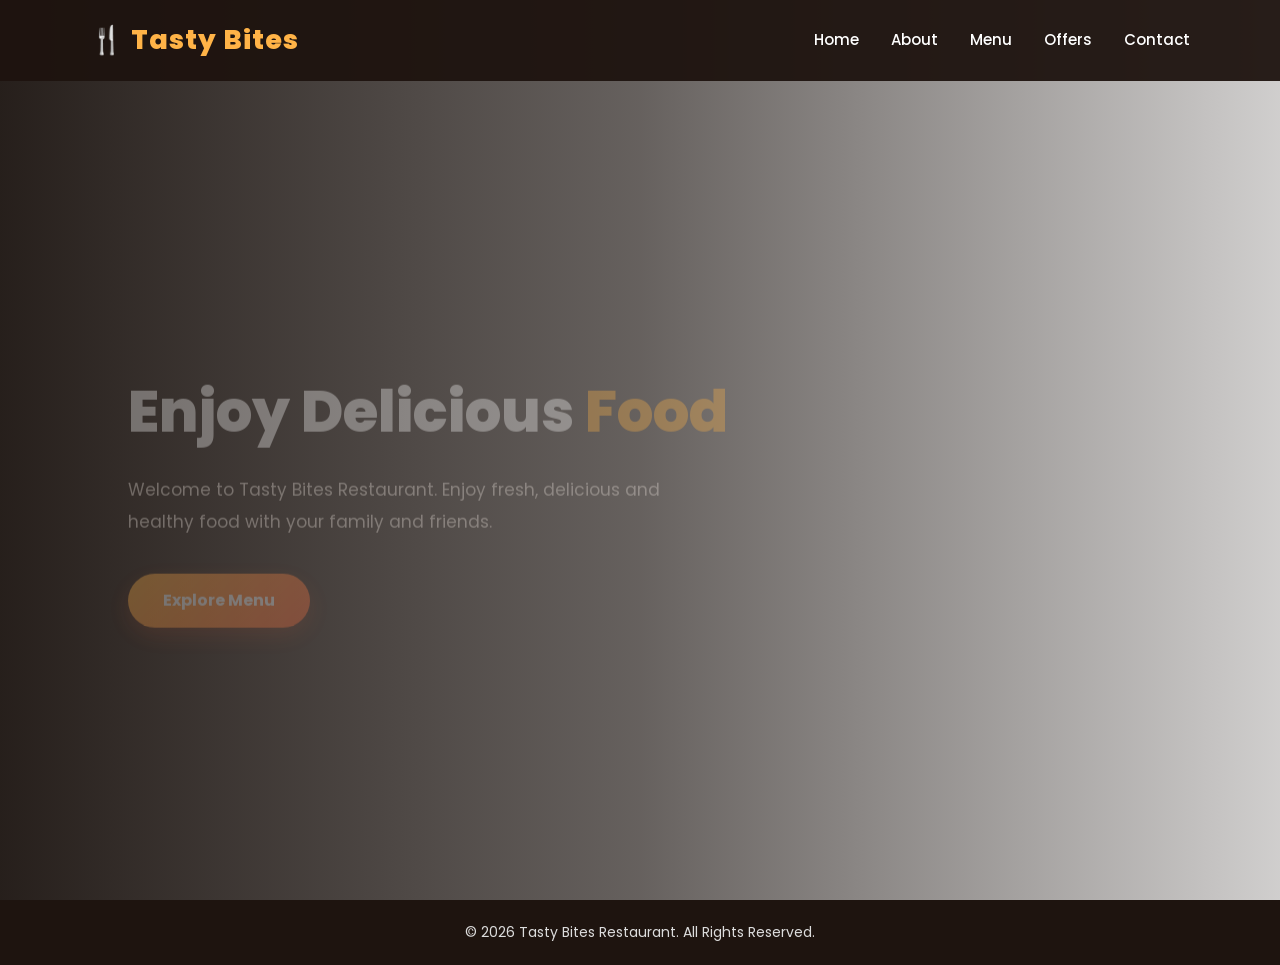
<file: index.html>
<!DOCTYPE html>
<html lang="en">
<head>
    <meta charset="UTF-8">
    <meta name="viewport" content="width=device-width, initial-scale=1.0">
    <meta http-equiv="refresh" content="0; url=index/home.html">
    <title>Tasty Bites Restaurant</title>
</head>
<body>
    <p><a href="index/home.html">Open Tasty Bites Restaurant</a></p>
</body>
</html>
</file>
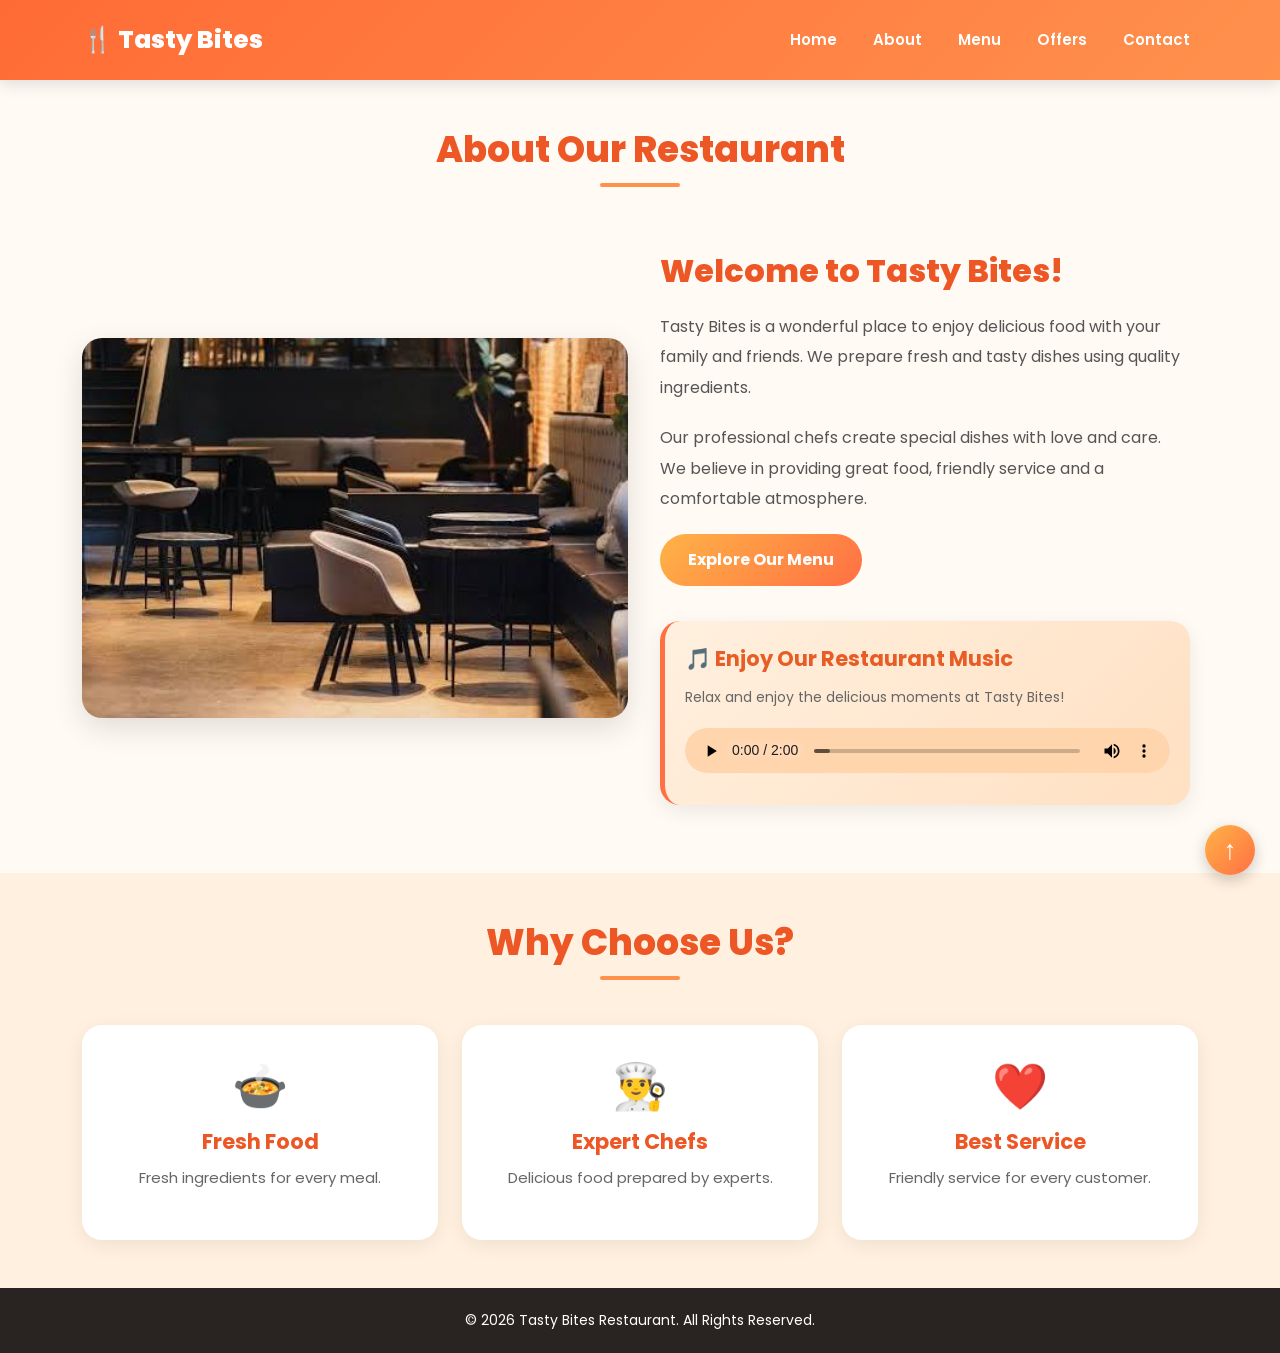
<file: index/about.html>
<!DOCTYPE html>
<html lang="en">
<head>
<meta charset="UTF-8">
<meta name="viewport" content="width=device-width, initial-scale=1.0">
<title>About Us - Tasty Bites</title>

<link href="https://cdn.jsdelivr.net/npm/bootstrap@5.3.8/dist/css/bootstrap.min.css" rel="stylesheet">

<link rel="stylesheet" href="../style/about.css">
</head>

<body id="top">

<header class="navbar navbar-expand-lg navbar-dark">
<div class="container">

<a class="navbar-brand logo" href="index.html">🍴 Tasty Bites</a>

<button class="navbar-toggler" type="button" data-bs-toggle="collapse" data-bs-target="#nav">
<span class="navbar-toggler-icon"></span>
</button>

<div class="collapse navbar-collapse" id="nav">
<nav class="navbar-nav ms-auto">
<a class="nav-link" href="./home.html">Home</a>
<a class="nav-link" href="about.html">About</a>
<a class="nav-link" href="menu.html">Menu</a>
<a class="nav-link" href="../index/special.html">Offers</a>
<a class="nav-link" href="contact.html">Contact</a>
</nav>
</div>

</div>
</header>

<section class="py-5">
<div class="container">

<h1 class="section-title">About Our Restaurant</h1>

<div class="row align-items-center g-4">

<div class="col-md-6">
<img src="../images/download (6).jpeg"
class="img-fluid rounded-4" alt="Restaurant interior">
</div>

<div class="col-md-6 about-content">

<h2>Welcome to Tasty Bites!</h2>

<p>
Tasty Bites is a wonderful place to enjoy delicious
food with your family and friends. We prepare fresh
and tasty dishes using quality ingredients.
</p>

<p>
Our professional chefs create special dishes with
love and care. We believe in providing great food,
friendly service and a comfortable atmosphere.
</p>

<a href="menu.html" class="btn-custom">Explore Our Menu</a>

<!-- Restaurant Music -->
<div class="music-player">

<h3>🎵 Enjoy Our Restaurant Music</h3>

<p>Relax and enjoy the delicious moments at Tasty Bites!</p>

<audio controls loop preload="metadata">
<source src="../sound/mixkit-restaurant-crowd-talking-ambience-444.wav" type="audio/mpeg">
Your browser does not support audio.
</audio>

</div>

</div>
</div>
</div>
</section>

<section class="py-5 menu-section">
<div class="container text-center">

<h2 class="section-title">Why Choose Us?</h2>

<div class="row g-4">

<div class="col-md-4">
<div class="contact-box">
<h3>🍲</h3>
<h5>Fresh Food</h5>
<p>Fresh ingredients for every meal.</p>
</div>
</div>

<div class="col-md-4">
<div class="contact-box">
<h3>👨‍🍳</h3>
<h5>Expert Chefs</h5>
<p>Delicious food prepared by experts.</p>
</div>
</div>

<div class="col-md-4">
<div class="contact-box">
<h3>❤️</h3>
<h5>Best Service</h5>
<p>Friendly service for every customer.</p>
</div>
</div>

</div>
</div>
</section>

<footer>
<p class="mb-0">© 2026 Tasty Bites Restaurant. All Rights Reserved.</p>
</footer>

<a href="#top" class="back-to-top">↑</a>

<script src="https://cdn.jsdelivr.net/npm/bootstrap@5.3.8/dist/js/bootstrap.bundle.min.js"></script>

</body>
</html>
</file>
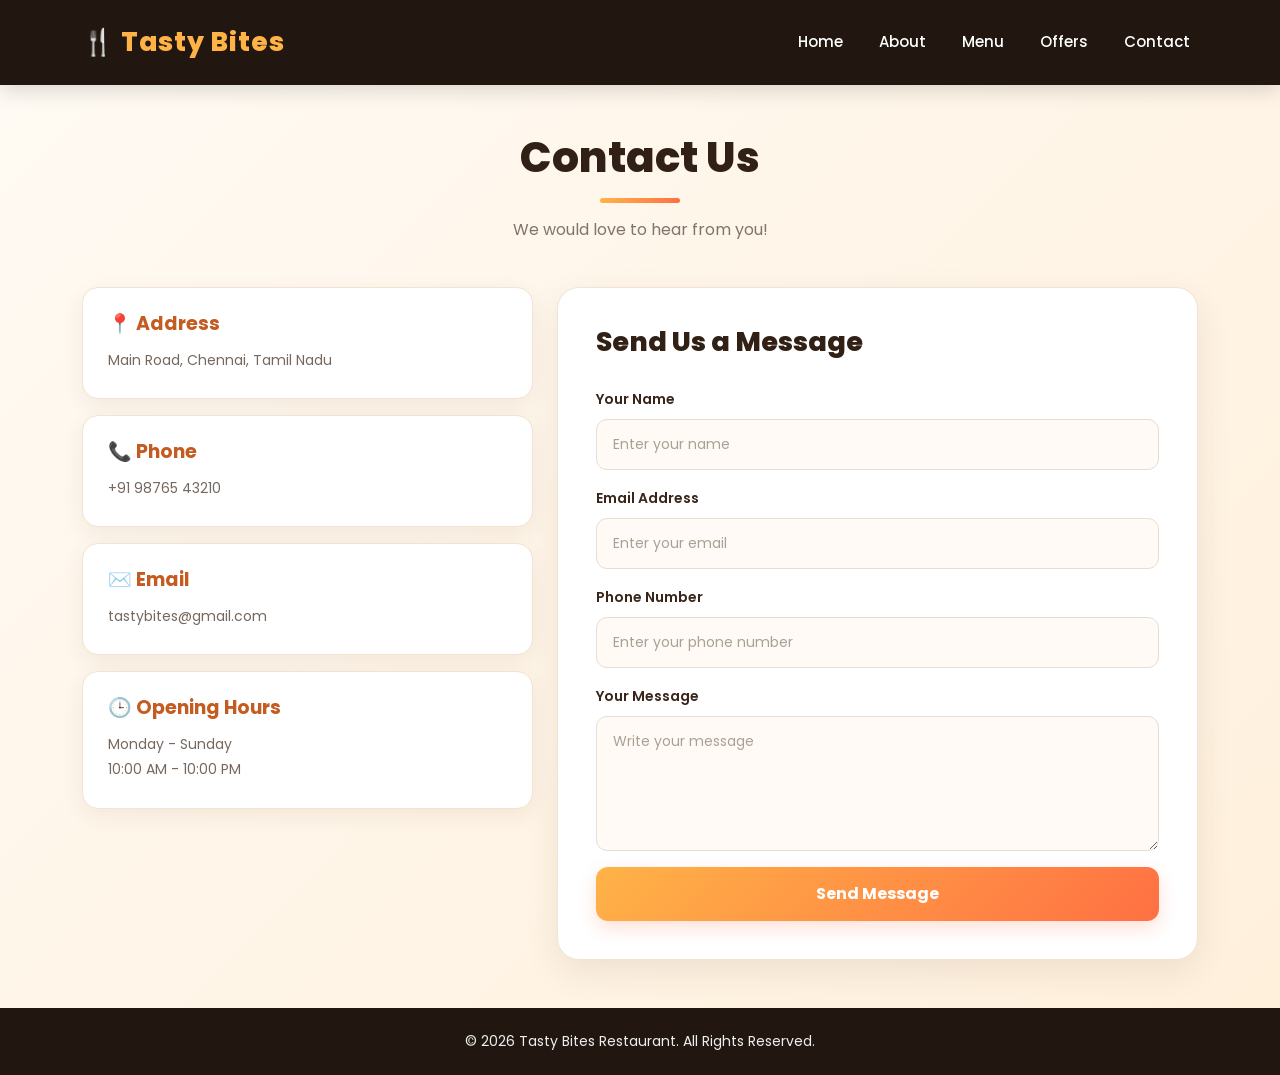
<file: index/contact.html>
<!DOCTYPE html>
<html lang="en">
<head>
<meta charset="UTF-8">
<meta name="viewport" content="width=device-width, initial-scale=1.0">
<title>Contact Us - Tasty Bites</title>

<link href="https://cdn.jsdelivr.net/npm/bootstrap@5.3.8/dist/css/bootstrap.min.css" rel="stylesheet">

<link rel="stylesheet" href="../style/contact.css">

</head>
<body>

<header class="navbar navbar-expand-lg navbar-dark">
<div class="container">

<a class="navbar-brand logo" href="./home.html">🍴 Tasty Bites</a>

<button class="navbar-toggler" type="button" data-bs-toggle="collapse" data-bs-target="#nav">
<span class="navbar-toggler-icon"></span>
</button>

<div class="collapse navbar-collapse" id="nav">
<nav class="navbar-nav ms-auto">
<a class="nav-link" href="../index/home.html">Home</a>
<a class="nav-link" href="../index/about.html">About</a>
<a class="nav-link" href="../index/menu.html">Menu</a>
<a class="nav-link" href="../index/special.html">Offers</a>
<a class="nav-link" href="../index/contact.html">Contact</a>
</nav>
</div>

</div>
</header>

<section class="py-5">
<div class="container">

<h1 class="section-title">Contact Us</h1>
<p class="text-center mb-5">We would love to hear from you!</p>

<div class="row g-4">

<div class="col-md-5">

<div class="contact-box mb-3">
<h5>📍 Address</h5>
<p>Main Road, Chennai, Tamil Nadu</p>
</div>

<div class="contact-box mb-3">
<h5>📞 Phone</h5>
<p>+91 98765 43210</p>
</div>

<div class="contact-box mb-3">
<h5>✉️ Email</h5>
<p>tastybites@gmail.com</p>
</div>

<div class="contact-box">
<h5>🕒 Opening Hours</h5>
<p>Monday - Sunday</p>
<p>10:00 AM - 10:00 PM</p>
</div>

</div>

<div class="col-md-7">

<div class="contact-form">
<h3 class="mb-4">Send Us a Message</h3>

<form action="#" method="get">

<div class="mb-3">
<label class="form-label">Your Name</label>
<input type="text" class="form-control"
placeholder="Enter your name" required>
</div>

<div class="mb-3">
<label class="form-label">Email Address</label>
<input type="email" class="form-control"
placeholder="Enter your email" required>
</div>

<div class="mb-3">
<label class="form-label">Phone Number</label>
<input type="tel" class="form-control"
placeholder="Enter your phone number" required>
</div>

<div class="mb-3">
<label class="form-label">Your Message</label>
<textarea class="form-control" rows="5"
placeholder="Write your message" required></textarea>
</div>

<button type="submit" class="btn-custom">
Send Message
</button>

</form>
</div>

</div>
</div>
</div>
</section>

<footer>
<p class="mb-0">© 2026 Tasty Bites Restaurant. All Rights Reserved.</p>
</footer>

<script src="https://cdn.jsdelivr.net/npm/bootstrap@5.3.8/dist/js/bootstrap.bundle.min.js"></script>

</body>
</html>
</file>
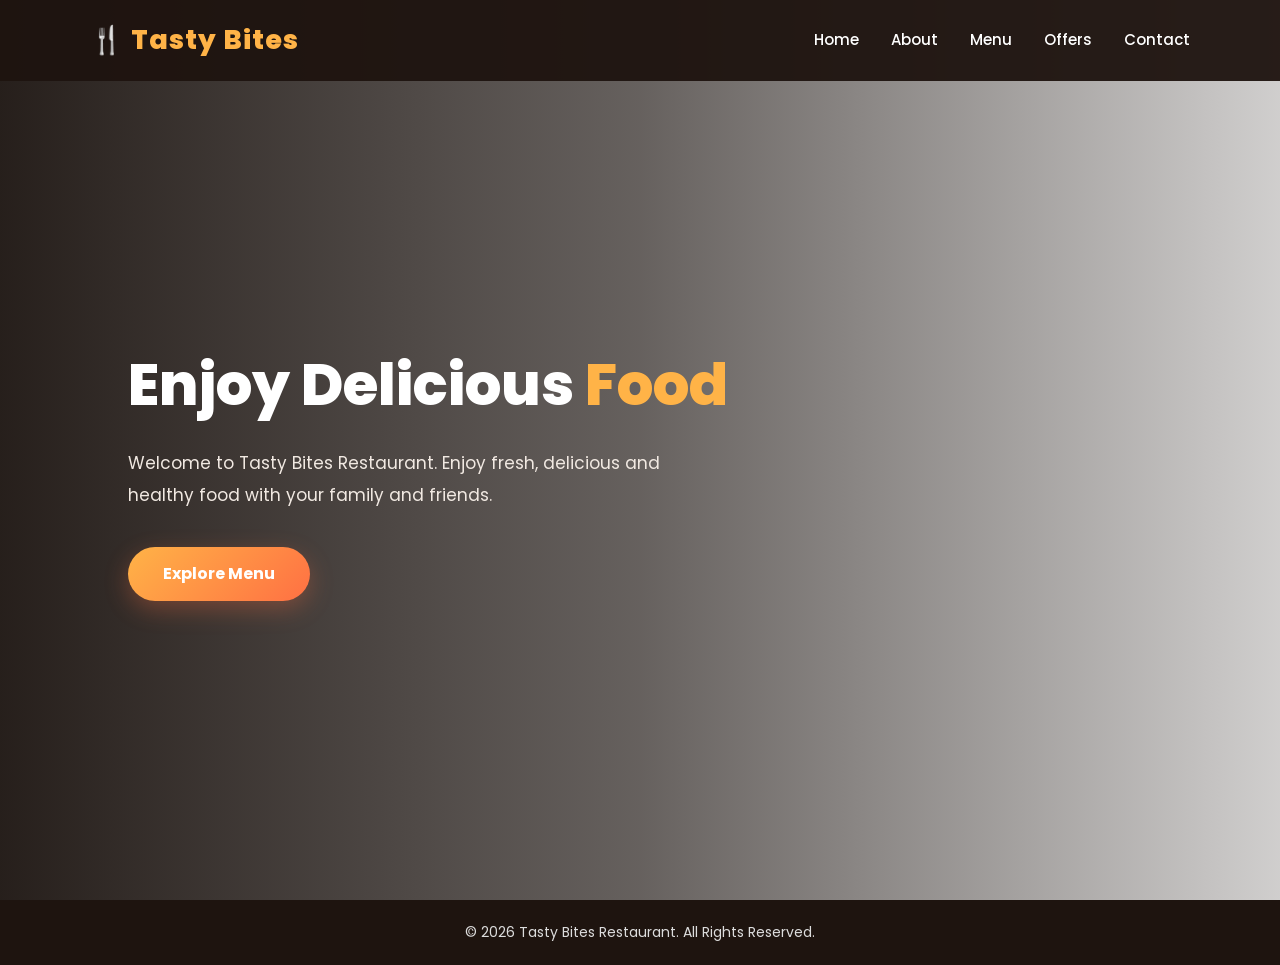
<file: index/home.html>
<!DOCTYPE html>
<html lang="en">
<head>
    <meta charset="UTF-8">
    <meta name="viewport" content="width=device-width, initial-scale=1.0">
    <title>Tasty Bites Restaurant</title>
    <link rel="stylesheet" href="../style/home.css">
    <link href="https://cdn.jsdelivr.net/npm/bootstrap@5.3.8/dist/css/bootstrap.min.css" rel="stylesheet">
</head>
<body>

    <header>
        <div class="logo">🍴 Tasty Bites</div>

        <nav>
            <a href="./home.html">Home</a>
            <a href="./about.html">About</a>
            <a href="./menu.html">Menu</a>
            <a href="./special.html">Offers</a>
            <a href="./contact.html">Contact</a>
        </nav>
    </header>

    <section class="home">
        <div class="home-content">
            <h1>Enjoy Delicious <span>Food</span></h1>

            <p>
                Welcome to Tasty Bites Restaurant.
                Enjoy fresh, delicious and healthy food
                with your family and friends.
            </p>

            <a href="menu.html" class="btn">Explore Menu</a>
        </div>
    </section>

    <footer>
        <p>© 2026 Tasty Bites Restaurant. All Rights Reserved.</p>
    </footer>

</body>
</html>
</file>
<file: style/about.css>
@import url('https://fonts.googleapis.com/css2?family=Poppins:wght@400;500;600;700;800&display=swap');

* {
    margin: 0;
    padding: 0;
    box-sizing: border-box;
    font-family: 'Poppins', sans-serif;
}

html {
    scroll-behavior: smooth;
}

body {
    background: #fffaf4;
    color: #444;
}

/* Navbar */
.navbar {
    background: linear-gradient(135deg, #ff6b35, #ff914d);
    padding: 16px 0;
    box-shadow: 0 4px 15px rgba(0,0,0,0.12);
}

.logo {
    font-size: 25px;
    font-weight: 800;
    color: white !important;
}

.nav-link {
    color: white !important;
    font-size: 15px;
    font-weight: 600;
    margin-left: 20px;
    transition: 0.3s;
}

.nav-link:hover {
    color: #ffe0b2 !important;
    transform: translateY(-3px);
}

/* Section Title */
.section-title {
    text-align: center;
    font-size: 36px;
    font-weight: 800;
    color: #ed5725;
    margin-bottom: 45px;
    position: relative;
}

.section-title::after {
    content: "";
    display: block;
    width: 80px;
    height: 4px;
    background: #ff914d;
    margin: 12px auto 0;
    border-radius: 10px;
}

/* About Image */
.img-fluid {
    width: 100%;
    height: 380px;
    object-fit: cover;
    border-radius: 20px !important;
    box-shadow: 0 10px 30px rgba(0,0,0,0.12);
    transition: 0.4s;
}

.img-fluid:hover {
    transform: scale(1.03);
}

/* About Content */
.about-content {
    padding: 20px;
}

.about-content h2 {
    color: #ed5725;
    font-size: 32px;
    font-weight: 800;
    margin-bottom: 22px;
}

.about-content p {
    color: #555;
    font-size: 16px;
    line-height: 1.9;
    margin-bottom: 20px;
}

/* Explore Menu Button */
.btn-custom {
    display: inline-block;
    background: linear-gradient(135deg, #ffb347, #ff7043);
    color: white;
    text-decoration: none;
    padding: 14px 28px;
    border-radius: 35px;
    font-weight: 700;
    transition: 0.3s;
}

.btn-custom:hover {
    background: #e94e20;
    color: white;
    transform: translateY(-4px);
    box-shadow: 0 8px 20px rgba(255,100,50,0.3);
}

/* Music Player */
.music-player {
    margin-top: 35px;
    padding: 25px 20px;
    background: linear-gradient(135deg, #fff0df, #ffe0c2);
    border-radius: 20px;
    border-left: 5px solid #ff7043;
    box-shadow: 0 6px 20px rgba(0,0,0,0.08);
}

.music-player h3 {
    color: #e85d25;
    font-size: 21px;
    font-weight: 700;
    margin-bottom: 12px;
}

.music-player p {
    color: #666;
    font-size: 14px;
    margin-bottom: 18px;
}

.music-player audio {
    width: 100%;
    height: 45px;
}

.music-player audio::-webkit-media-controls-panel {
    background-color: #ffd5ae;
}

/* Why Choose Us */
.menu-section {
    background: #fff0df;
}

.contact-box {
    background: white;
    padding: 35px 20px;
    border-radius: 20px;
    height: 100%;
    box-shadow: 0 5px 20px rgba(0,0,0,0.07);
    transition: 0.4s;
}

.contact-box:hover {
    transform: translateY(-10px);
    box-shadow: 0 12px 30px rgba(255,107,53,0.2);
}

.contact-box h3 {
    font-size: 45px;
    margin-bottom: 15px;
}

.contact-box h5 {
    color: #ed5725;
    font-size: 21px;
    font-weight: 700;
    margin-bottom: 12px;
}

.contact-box p {
    color: #666;
    font-size: 15px;
}

/* Footer */
footer {
    background: #292421;
    color: white;
    text-align: center;
    padding: 22px;
    font-size: 14px;
}

/* Back To Top */
.back-to-top {
    position: fixed;
    right: 25px;
    bottom: 25px;
    width: 50px;
    height: 50px;
    background: linear-gradient(135deg, #ffb347, #ff7043);
    color: white;
    text-decoration: none;
    font-size: 27px;
    font-weight: bold;
    display: flex;
    justify-content: center;
    align-items: center;
    border-radius: 50%;
    box-shadow: 0 5px 15px rgba(0,0,0,0.2);
    transition: 0.3s;
    z-index: 1000;
}

.back-to-top:hover {
    background: #e94e20;
    color: white;
    transform: translateY(-6px);
}

/* Responsive Design */
@media (max-width: 768px) {

    .navbar {
        padding: 12px 10px;
    }

    .logo {
        font-size: 22px;
    }

    .nav-link {
        margin-left: 5px;
        padding: 10px;
    }

    .section-title {
        font-size: 28px;
        margin-bottom: 30px;
    }

    .img-fluid {
        height: 280px;
    }

    .about-content {
        padding: 15px 5px;
    }

    .about-content h2 {
        font-size: 26px;
    }

    .about-content p {
        font-size: 14px;
    }

    .music-player {
        padding: 20px 15px;
        margin-top: 25px;
    }

    .music-player h3 {
        font-size: 19px;
    }

    .contact-box {
        padding: 28px 15px;
    }

    .back-to-top {
        width: 45px;
        height: 45px;
        right: 15px;
        bottom: 15px;
    }
}

@media (max-width: 400px) {
    .section-title {
        font-size: 25px;
    }

    .about-content h2 {
        font-size: 23px;
    }

    .btn-custom {
        padding: 12px 20px;
        font-size: 14px;
    }
}
</file>
<file: style/contact.css>
@import url('https://fonts.googleapis.com/css2?family=Poppins:wght@400;500;600;700;800&display=swap');

/* RESET */
* {
    margin: 0;
    padding: 0;
    box-sizing: border-box;
    font-family: 'Poppins', sans-serif;
}

html {
    scroll-behavior: smooth;
}

body {
    background: #fffaf3;
    color: #302016;
    overflow-x: hidden;
}

/* NAVBAR */
.navbar {
    background: #211710;
    padding: 18px 0;
    box-shadow: 0 5px 20px rgba(0,0,0,0.15);
}

.logo {
    color: #ffb347 !important;
    font-size: 26px;
    font-weight: 800;
    letter-spacing: 1px;
}

.navbar-nav {
    gap: 20px;
}

.nav-link {
    color: #fff !important;
    font-size: 15px;
    font-weight: 500;
    transition: 0.3s ease;
}

.nav-link:hover {
    color: #ffb347 !important;
}

.navbar-toggler {
    border: 1px solid #ffb347;
    padding: 7px 10px;
}

.navbar-toggler:focus {
    box-shadow: 0 0 8px rgba(255,179,71,0.5);
}

/* CONTACT SECTION */
section {
    padding: 65px 0 !important;
    background: linear-gradient(135deg, #fffaf3, #fff0dc);
}

.section-title {
    text-align: center;
    font-size: 42px;
    font-weight: 800;
    color: #302016;
    margin-bottom: 15px;
}

.section-title::after {
    content: "";
    display: block;
    width: 80px;
    height: 5px;
    margin: 15px auto;
    border-radius: 10px;
    background: linear-gradient(90deg, #ffb347, #ff7043);
}

section .container > p {
    color: #81746b;
    font-size: 16px;
    margin-bottom: 45px !important;
}

/* CONTACT INFORMATION BOXES */
.contact-box {
    background: #ffffff;
    padding: 25px 25px;
    border-radius: 16px;
    border: 1px solid #f3e3d2;
    box-shadow: 0 7px 22px rgba(66,40,20,0.07);
    transition: all 0.3s ease;
}

.contact-box:hover {
    transform: translateX(8px);
    border-color: #ffb347;
    box-shadow: 0 12px 28px rgba(66,40,20,0.13);
}

.contact-box h5 {
    font-size: 19px;
    font-weight: 700;
    color: #c45b20;
    margin-bottom: 12px;
}

.contact-box p {
    font-size: 14px;
    color: #76685e;
    line-height: 1.8;
    margin-bottom: 0;
    overflow-wrap: anywhere;
}

/* CONTACT FORM */
.contact-form {
    background: #ffffff;
    padding: 38px;
    border-radius: 22px;
    border: 1px solid #f2e4d5;
    box-shadow: 0 12px 35px rgba(66,40,20,0.09);
}

.contact-form h3 {
    font-size: 27px;
    font-weight: 800;
    color: #302016;
    margin-bottom: 28px !important;
}

/* FORM LABELS */
.contact-form label {
    color: #392519;
    font-size: 14px;
    font-weight: 600;
    margin-bottom: 9px;
}

/* INPUT FIELDS */
.contact-form .form-control {
    padding: 14px 16px;
    border: 1px solid #e8ddd2;
    border-radius: 11px;
    background: #fffaf5;
    color: #302016;
    font-size: 14px;
    transition: 0.3s ease;
}

.contact-form .form-control::placeholder {
    color: #aaa096;
}

.contact-form .form-control:focus {
    border-color: #ff9f43;
    background: #ffffff;
    box-shadow: 0 0 0 4px rgba(255,159,67,0.13);
    outline: none;
}

.contact-form textarea {
    resize: vertical;
    min-height: 130px;
}

/* SEND BUTTON */
.btn-custom {
    width: 100%;
    padding: 15px;
    border: none;
    border-radius: 12px;
    background: linear-gradient(135deg, #ffb347, #ff7043);
    color: white;
    font-size: 16px;
    font-weight: 700;
    cursor: pointer;
    transition: 0.4s ease;
    box-shadow: 0 7px 18px rgba(255,112,67,0.22);
}

.btn-custom:hover {
    transform: translateY(-4px);
    background: linear-gradient(135deg, #ff7043, #e85d04);
    box-shadow: 0 12px 25px rgba(255,112,67,0.3);
}

/* FOOTER */
footer {
    background: #211710;
    color: #eeeeee;
    text-align: center;
    padding: 23px 15px;
    font-size: 14px;
}

/* TABLET VIEW */
@media (max-width: 992px) {

    .logo {
        font-size: 23px;
    }

    .navbar-nav {
        gap: 10px;
    }

    .section-title {
        font-size: 35px;
    }

    .contact-box {
        padding: 22px 18px;
    }

    .contact-form {
        padding: 28px;
    }

    .contact-form h3 {
        font-size: 24px;
    }
}

/* MOBILE VIEW */
@media (max-width: 768px) {

    body {
        overflow-x: hidden;
    }

    .navbar {
        padding: 14px 12px;
    }

    .logo {
        font-size: 22px;
    }

    .navbar-collapse {
        background: #302016;
        padding: 15px;
        margin-top: 15px;
        border-radius: 12px;
    }

    .navbar-nav {
        text-align: center;
        gap: 5px;
    }

    .nav-link {
        padding: 11px;
        font-size: 15px;
    }

    section {
        padding: 45px 15px !important;
    }

    .section-title {
        font-size: 29px;
        margin-bottom: 12px;
    }

    section .container > p {
        font-size: 14px;
        margin-bottom: 30px !important;
    }

    .contact-box {
        padding: 23px 20px;
        margin-bottom: 15px !important;
        border-radius: 15px;
        text-align: center;
    }

    .contact-box:hover {
        transform: translateY(-5px);
    }

    .contact-box h5 {
        font-size: 18px;
    }

    .contact-box p {
        font-size: 14px;
    }

    .contact-form {
        padding: 28px 22px;
        border-radius: 18px;
    }

    .contact-form h3 {
        font-size: 23px;
        text-align: center;
        margin-bottom: 22px !important;
    }

    .contact-form label {
        font-size: 14px;
    }

    .contact-form .form-control {
        padding: 13px;
        font-size: 14px;
    }

    .btn-custom {
        padding: 14px;
        font-size: 15px;
    }

    footer {
        padding: 20px 10px;
        font-size: 13px;
    }
}

/* SMALL MOBILE VIEW */
@media (max-width: 480px) {

    .logo {
        font-size: 20px;
    }

    .section-title {
        font-size: 25px;
    }

    section {
        padding: 35px 12px !important;
    }

    .contact-box {
        padding: 20px 15px;
        border-radius: 13px;
    }

    .contact-box h5 {
        font-size: 17px;
    }

    .contact-box p {
        font-size: 13px;
    }

    .contact-form {
        padding: 22px 15px;
        border-radius: 15px;
    }

    .contact-form h3 {
        font-size: 21px;
    }

    .contact-form .form-control {
        padding: 12px;
        font-size: 13px;
    }

    .contact-form textarea {
        min-height: 110px;
    }

    .btn-custom {
        padding: 13px;
        font-size: 14px;
        border-radius: 10px;
    }

    footer {
        padding: 18px 8px;
        font-size: 12px;
    }
}

/* EXTRA SMALL MOBILE */
@media (max-width: 360px) {

    .logo {
        font-size: 18px;
    }

    .section-title {
        font-size: 22px;
    }

    .contact-form {
        padding: 18px 12px;
    }

    .contact-form h3 {
        font-size: 19px;
    }

    .contact-box h5 {
        font-size: 16px;
    }

    .btn-custom {
        font-size: 13px;
    }
}
</file>
<file: style/home.css>
/* Google Font */
@import url('https://fonts.googleapis.com/css2?family=Poppins:wght@400;500;600;700;800&display=');

/* Reset */
* {
    margin: 0;
    padding: 0;
    box-sizing: border-box;
    font-family: 'Poppins', sans-serif;
}

html {
    scroll-behavior: smooth;
}

body {
    background: #fffaf3;
    overflow-x: hidden;
}

/* Header */
header {
    width: 100%;
    padding: 20px 7%;
    display: flex;
    align-items: center;
    justify-content: space-between;
    background: rgba(30, 20, 15, 0.95);
    position: absolute;
    top: 0;
    left: 0;
    z-index: 1000;
}

/* Logo */
.logo {
    color: #ffb347;
    font-size: 27px;
    font-weight: 800;
    letter-spacing: 1px;
}

/* Navigation */
nav {
    display: flex;
    gap: 32px;
}

nav a {
    text-decoration: none;
    color: white;
    font-size: 15px;
    font-weight: 500;
    transition: 0.3s ease;
    position: relative;
}

nav a::after {
    content: "";
    position: absolute;
    width: 0;
    height: 2px;
    background: #ffb347;
    bottom: -7px;
    left: 0;
    transition: 0.3s;
}

nav a:hover {
    color: #ffb347;
}

nav a:hover::after {
    width: 100%;
}

/* Home Section */
.home {
    min-height: 100vh;
    width: 100%;
    display: flex;
    align-items: center;
    padding: 120px 10% 70px;

    background:
        linear-gradient(
            90deg,
            rgba(20, 12, 8, 0.92),
            rgba(20, 12, 8, 0.65),
            rgba(20, 12, 8, 0.2)
        ),
        url("https://images.unsplash.com/photo-1517248135467-4c7edcad34c4?w=1600")
        center/cover no-repeat;
}

/* Home Content */
.home-content {
    max-width: 650px;
    color: white;
    animation: slideUp 1s ease;
}

.home-content h1 {
    font-size: 58px;
    font-weight: 800;
    line-height: 1.25;
    margin-bottom: 25px;
}

.home-content h1 span {
    color: #ffb347;
}

.home-content p {
    font-size: 17px;
    line-height: 1.9;
    color: #f1e9e2;
    margin-bottom: 35px;
    max-width: 550px;
}

/* Button */
.home-content .btn {
    display: inline-block;
    text-decoration: none;
    background: linear-gradient(135deg, #ffb347, #ff7043);
    color: white;
    padding: 15px 35px;
    font-size: 16px;
    font-weight: 700;
    border-radius: 35px;
    border: none;
    transition: 0.4s ease;
    box-shadow: 0 8px 25px rgba(255, 112, 67, 0.3);
}

.home-content .btn:hover {
    transform: translateY(-5px);
    background: linear-gradient(135deg, #ff7043, #e85d04);
    box-shadow: 0 12px 30px rgba(255, 112, 67, 0.4);
    color: white;
}

/* Footer */
footer {
    background: #1e140f;
    color: #ddd;
    text-align: center;
    padding: 22px 15px;
}

footer p {
    margin: 0;
    font-size: 14px;
}

/* Animation */
@keyframes slideUp {
    from {
        opacity: 0;
        transform: translateY(40px);
    }

    to {
        opacity: 1;
        transform: translateY(0);
    }
}

/* Tablet View */
@media (max-width: 992px) {

    header {
        padding: 18px 4%;
    }

    .logo {
        font-size: 23px;
    }

    nav {
        gap: 18px;
    }

    nav a {
        font-size: 14px;
    }

    .home-content h1 {
        font-size: 46px;
    }

    .home-content p {
        font-size: 16px;
    }
}

/* Mobile View */
@media (max-width: 768px) {

    header {
        padding: 18px 15px;
        flex-direction: column;
        gap: 18px;
    }

    .logo {
        font-size: 23px;
    }

    nav {
        width: 100%;
        justify-content: center;
        flex-wrap: wrap;
        gap: 15px 22px;
    }

    nav a {
        font-size: 13px;
    }

    .home {
        min-height: 90vh;
        padding: 160px 25px 60px;
        background-position: center;
        text-align: center;
        justify-content: center;
    }

    .home-content {
        max-width: 100%;
    }

    .home-content h1 {
        font-size: 38px;
        margin-bottom: 20px;
    }

    .home-content p {
        font-size: 14px;
        line-height: 1.8;
        margin-bottom: 28px;
    }

    .home-content .btn {
        padding: 13px 28px;
        font-size: 14px;
    }

    footer {
        padding: 20px 10px;
    }

    footer p {
        font-size: 12px;
    }
}

/* Small Mobile View */
@media (max-width: 480px) {

    header {
        padding: 15px 10px;
        gap: 15px;
    }

    .logo {
        font-size: 21px;
    }

    nav {
        gap: 12px 16px;
    }

    nav a {
        font-size: 12px;
    }

    .home {
        min-height: 85vh;
        padding: 150px 18px 50px;
    }

    .home-content h1 {
        font-size: 31px;
    }

    .home-content p {
        font-size: 13px;
    }

    .home-content .btn {
        width: 100%;
        padding: 13px 20px;
    }

    footer p {
        font-size: 11px;
    }
}
</file>
